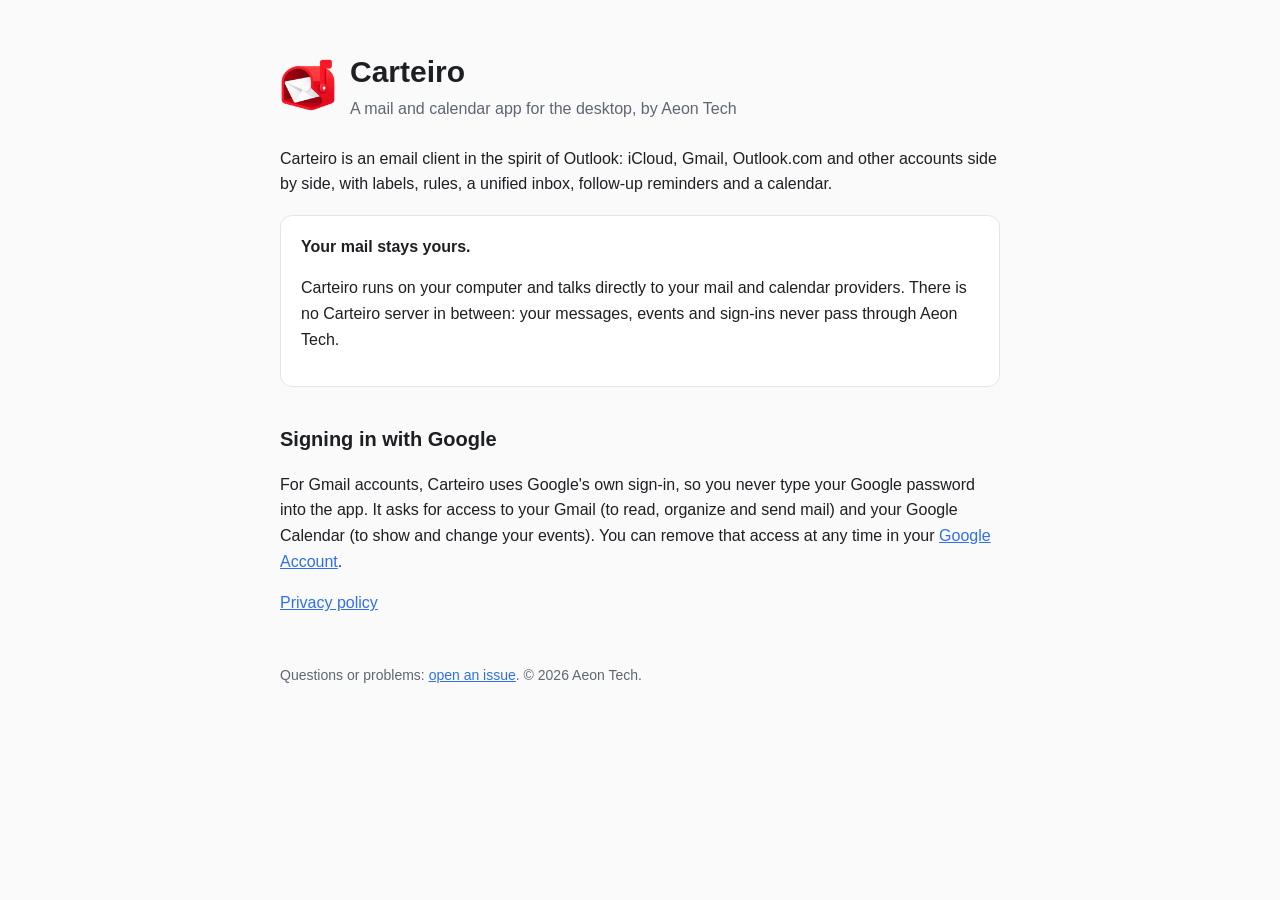
<file: index.html>
<!doctype html>
<html lang="en">
<head>
<meta charset="utf-8">
<meta name="viewport" content="width=device-width, initial-scale=1">
<title>Carteiro</title>
<link rel="stylesheet" href="style.css">
</head>
<body>
<main>
  <header>
    <img src="icon.png" alt="">
    <div>
      <h1>Carteiro</h1>
      <div class="muted">A mail and calendar app for the desktop, by Aeon Tech</div>
    </div>
  </header>
  <p>Carteiro is an email client in the spirit of Outlook: iCloud, Gmail, Outlook.com and other accounts side by side, with labels, rules, a unified inbox, follow-up reminders and a calendar.</p>
  <div class="card">
    <strong>Your mail stays yours.</strong>
    <p>Carteiro runs on your computer and talks directly to your mail and calendar providers. There is no Carteiro server in between: your messages, events and sign-ins never pass through Aeon Tech.</p>
  </div>
  <h2>Signing in with Google</h2>
  <p>For Gmail accounts, Carteiro uses Google's own sign-in, so you never type your Google password into the app. It asks for access to your Gmail (to read, organize and send mail) and your Google Calendar (to show and change your events). You can remove that access at any time in your <a href="https://myaccount.google.com/permissions">Google Account</a>.</p>
  <p><a href="privacy.html">Privacy policy</a></p>
  <footer>Questions or problems: <a href="https://github.com/aeontech-usa/carteiro-site/issues">open an issue</a>. © 2026 Aeon Tech.</footer>
</main>
</body>
</html>
</file>
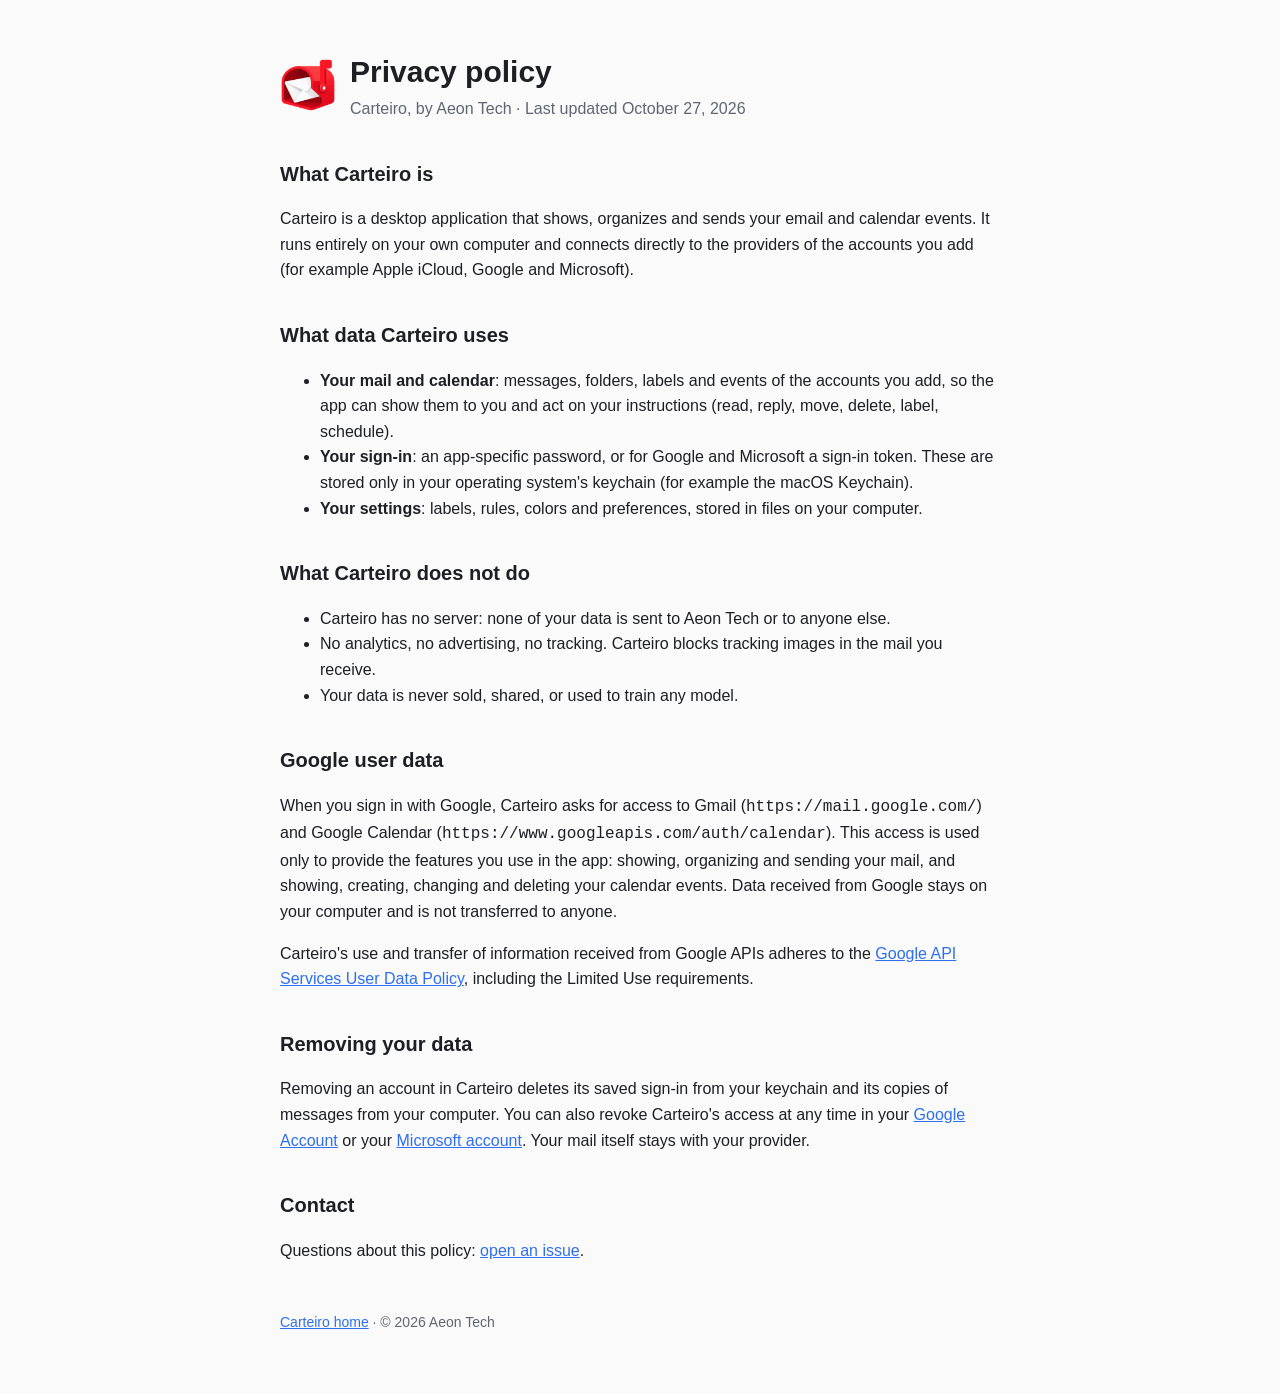
<file: privacy.html>
<!doctype html>
<html lang="en">
<head>
<meta charset="utf-8">
<meta name="viewport" content="width=device-width, initial-scale=1">
<title>Carteiro — Privacy policy</title>
<link rel="stylesheet" href="style.css">
</head>
<body>
<main>
  <header>
    <img src="icon.png" alt="">
    <div>
      <h1>Privacy policy</h1>
      <div class="muted">Carteiro, by Aeon Tech · Last updated October 27, 2026</div>
    </div>
  </header>

  <h2>What Carteiro is</h2>
  <p>Carteiro is a desktop application that shows, organizes and sends your email and calendar events. It runs entirely on your own computer and connects directly to the providers of the accounts you add (for example Apple iCloud, Google and Microsoft).</p>

  <h2>What data Carteiro uses</h2>
  <ul>
    <li><strong>Your mail and calendar</strong>: messages, folders, labels and events of the accounts you add, so the app can show them to you and act on your instructions (read, reply, move, delete, label, schedule).</li>
    <li><strong>Your sign-in</strong>: an app-specific password, or for Google and Microsoft a sign-in token. These are stored only in your operating system's keychain (for example the macOS Keychain).</li>
    <li><strong>Your settings</strong>: labels, rules, colors and preferences, stored in files on your computer.</li>
  </ul>

  <h2>What Carteiro does not do</h2>
  <ul>
    <li>Carteiro has no server: none of your data is sent to Aeon Tech or to anyone else.</li>
    <li>No analytics, no advertising, no tracking. Carteiro blocks tracking images in the mail you receive.</li>
    <li>Your data is never sold, shared, or used to train any model.</li>
  </ul>

  <h2>Google user data</h2>
  <p>When you sign in with Google, Carteiro asks for access to Gmail (<code>https://mail.google.com/</code>) and Google Calendar (<code>https://www.googleapis.com/auth/calendar</code>). This access is used only to provide the features you use in the app: showing, organizing and sending your mail, and showing, creating, changing and deleting your calendar events. Data received from Google stays on your computer and is not transferred to anyone.</p>
  <p>Carteiro's use and transfer of information received from Google APIs adheres to the <a href="https://developers.google.com/terms/api-services-user-data-policy">Google API Services User Data Policy</a>, including the Limited Use requirements.</p>

  <h2>Removing your data</h2>
  <p>Removing an account in Carteiro deletes its saved sign-in from your keychain and its copies of messages from your computer. You can also revoke Carteiro's access at any time in your <a href="https://myaccount.google.com/permissions">Google Account</a> or your <a href="https://account.live.com/consent/Manage">Microsoft account</a>. Your mail itself stays with your provider.</p>

  <h2>Contact</h2>
  <p>Questions about this policy: <a href="https://github.com/aeontech-usa/carteiro-site/issues">open an issue</a>.</p>

  <footer><a href="index.html">Carteiro home</a> · © 2026 Aeon Tech</footer>
</main>
</body>
</html>
</file>
<file: style.css>
:root { --bg: #fafafa; --text: #1d1f23; --muted: #5f6672; --accent: #2f6fed; --card: #fff; --border: #e3e5e9; }
@media (prefers-color-scheme: dark) { :root { --bg: #16181d; --text: #e6e8ec; --muted: #9aa1ad; --accent: #6b9bff; --card: #1f2229; --border: #2c3039; } }
* { box-sizing: border-box; }
body { margin: 0; background: var(--bg); color: var(--text); font: 16px/1.6 -apple-system, BlinkMacSystemFont, "Segoe UI", Inter, sans-serif; }
main { max-width: 760px; margin: 0 auto; padding: 48px 20px 64px; }
header { display: flex; align-items: center; gap: 14px; margin-bottom: 24px; }
header img { width: 56px; height: 56px; }
h1 { margin: 0; font-size: 30px; }
h2 { margin-top: 36px; font-size: 20px; }
p, li { color: var(--text); }
.muted { color: var(--muted); }
a { color: var(--accent); }
.card { background: var(--card); border: 1px solid var(--border); border-radius: 12px; padding: 18px 20px; margin: 18px 0; }
footer { margin-top: 48px; font-size: 14px; color: var(--muted); }
</file>
